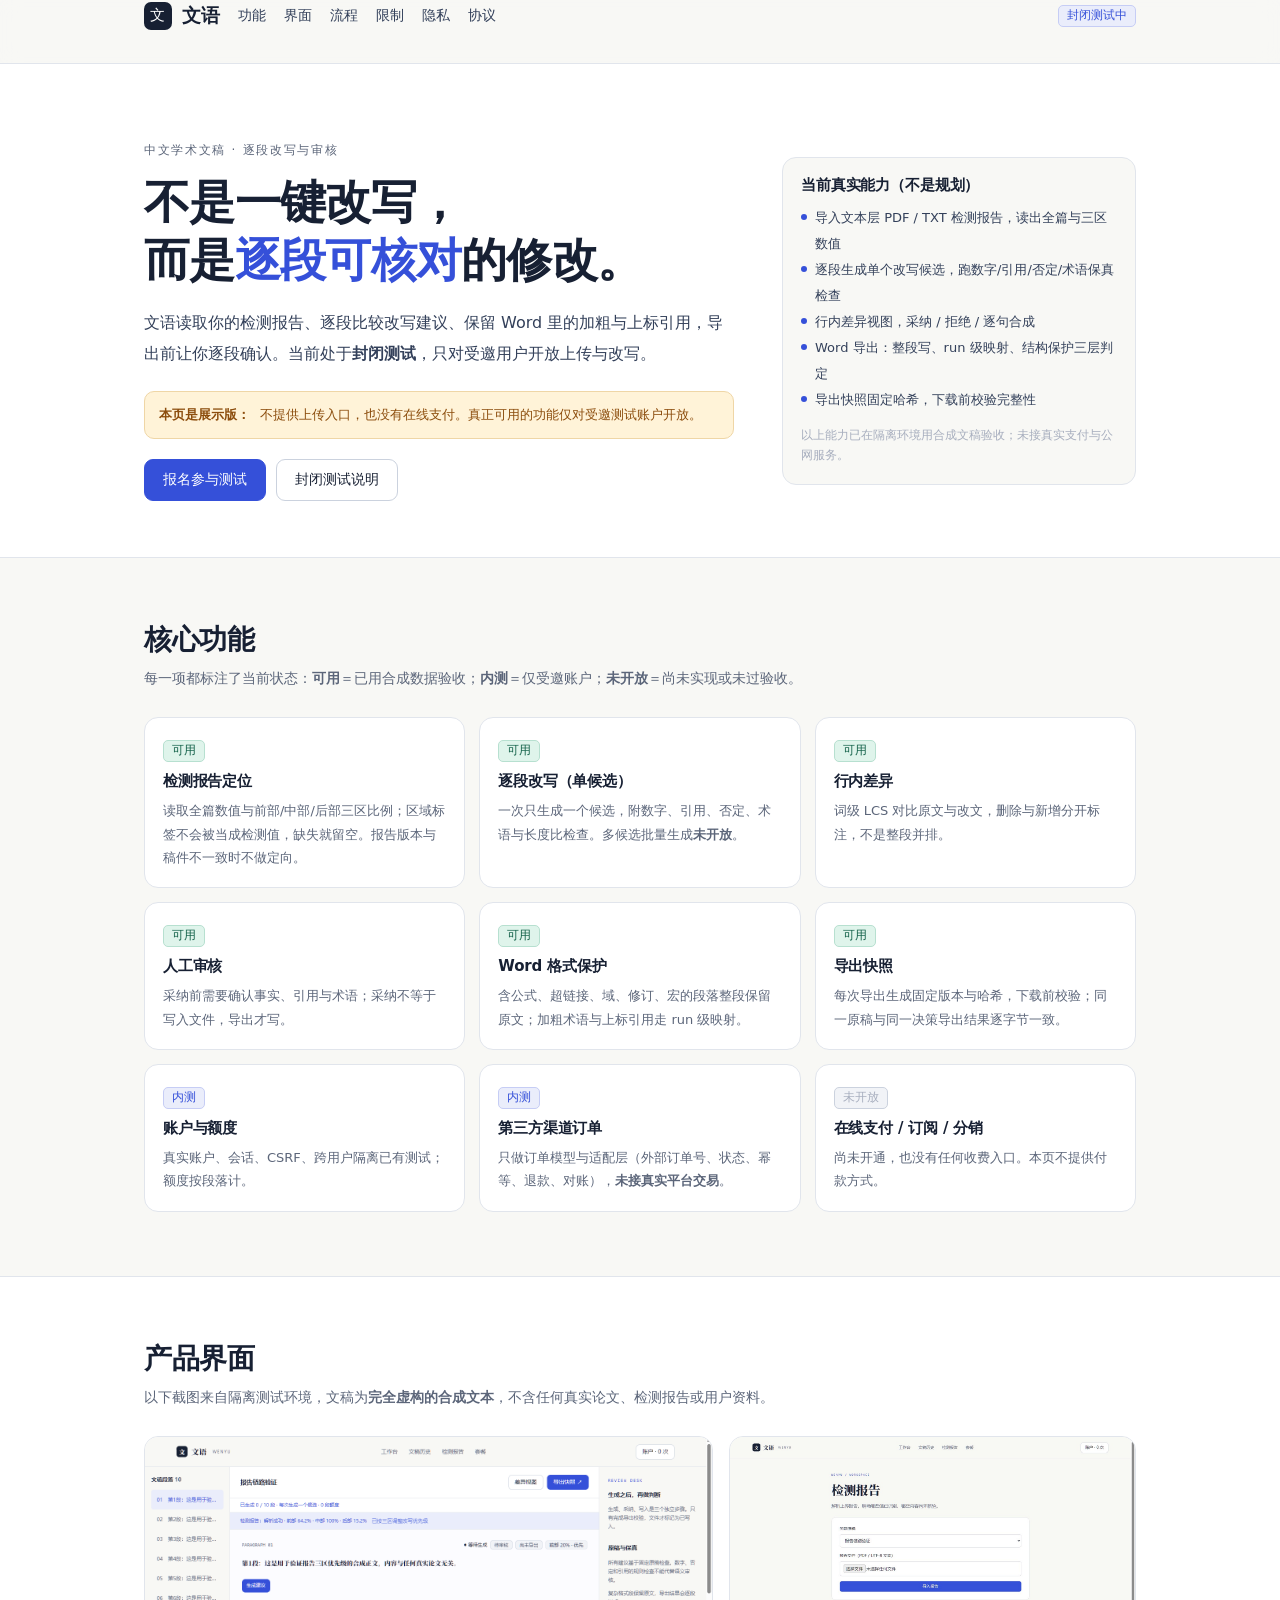
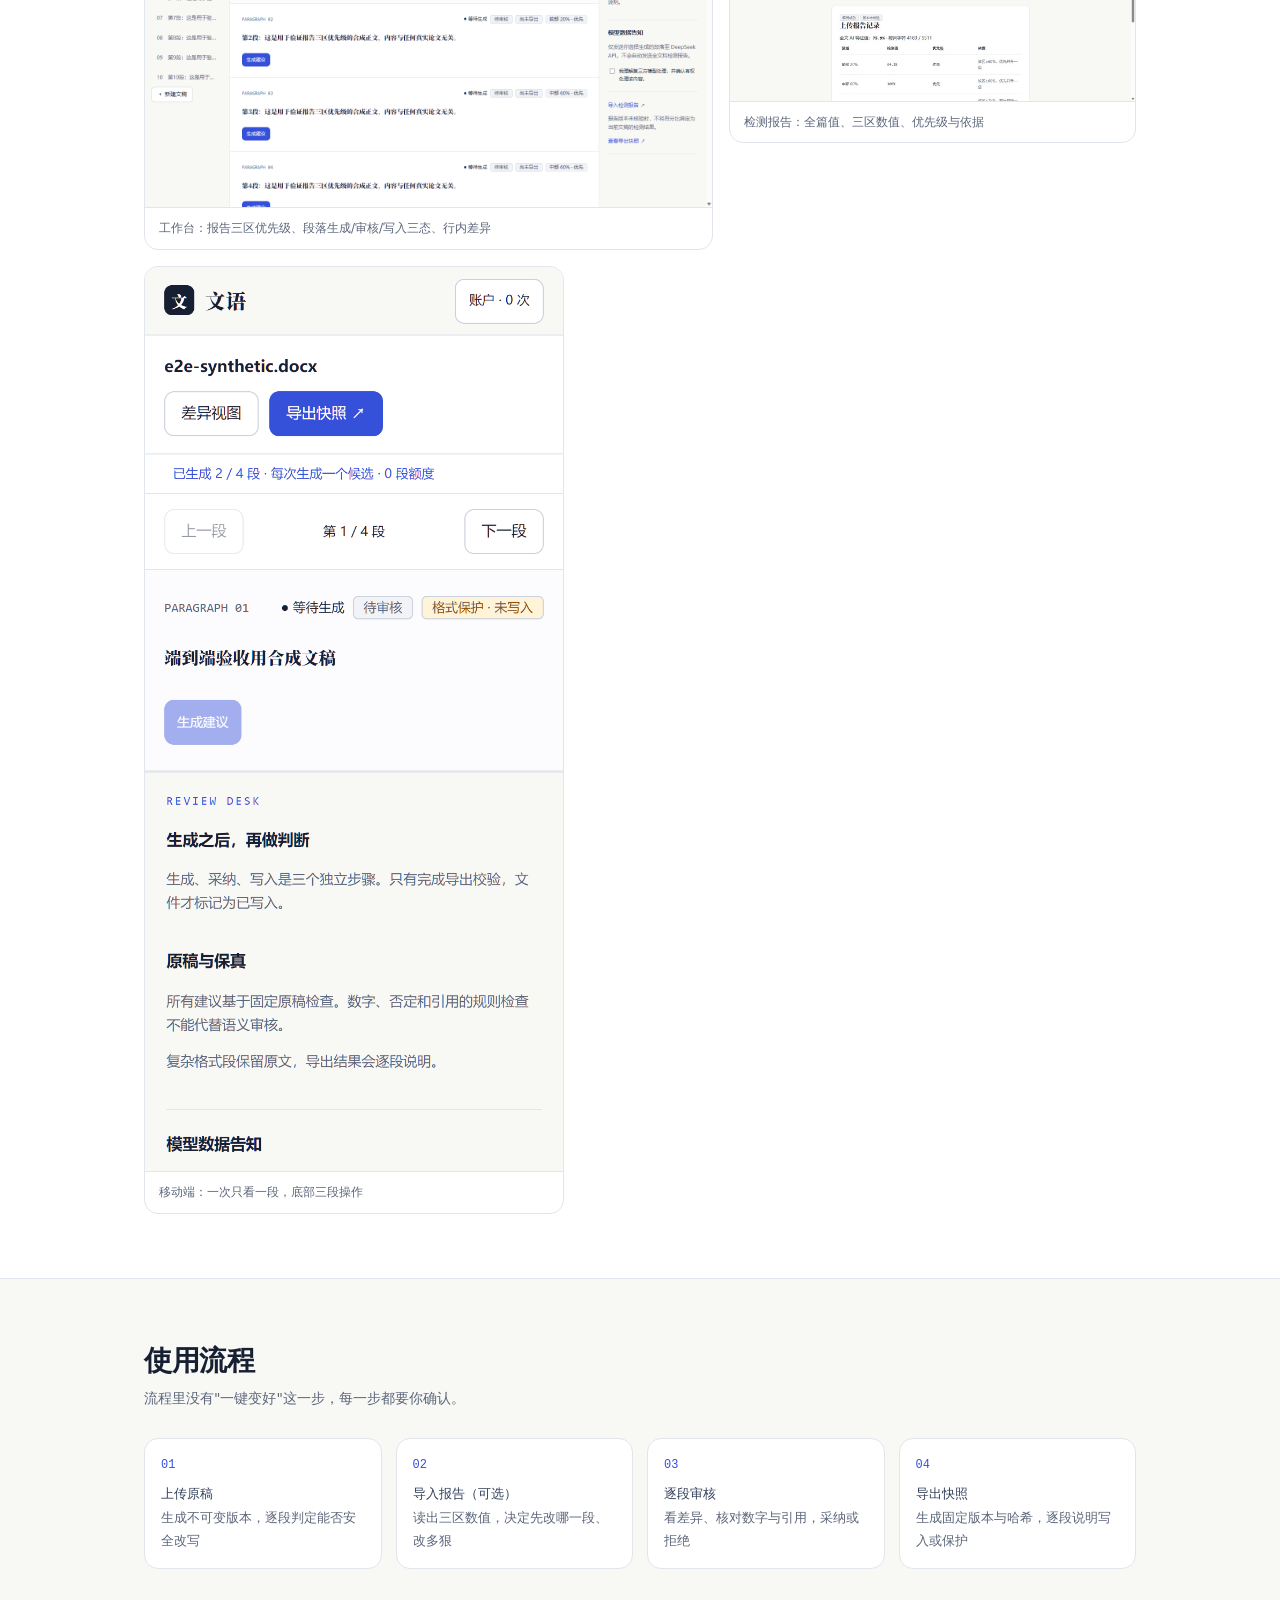
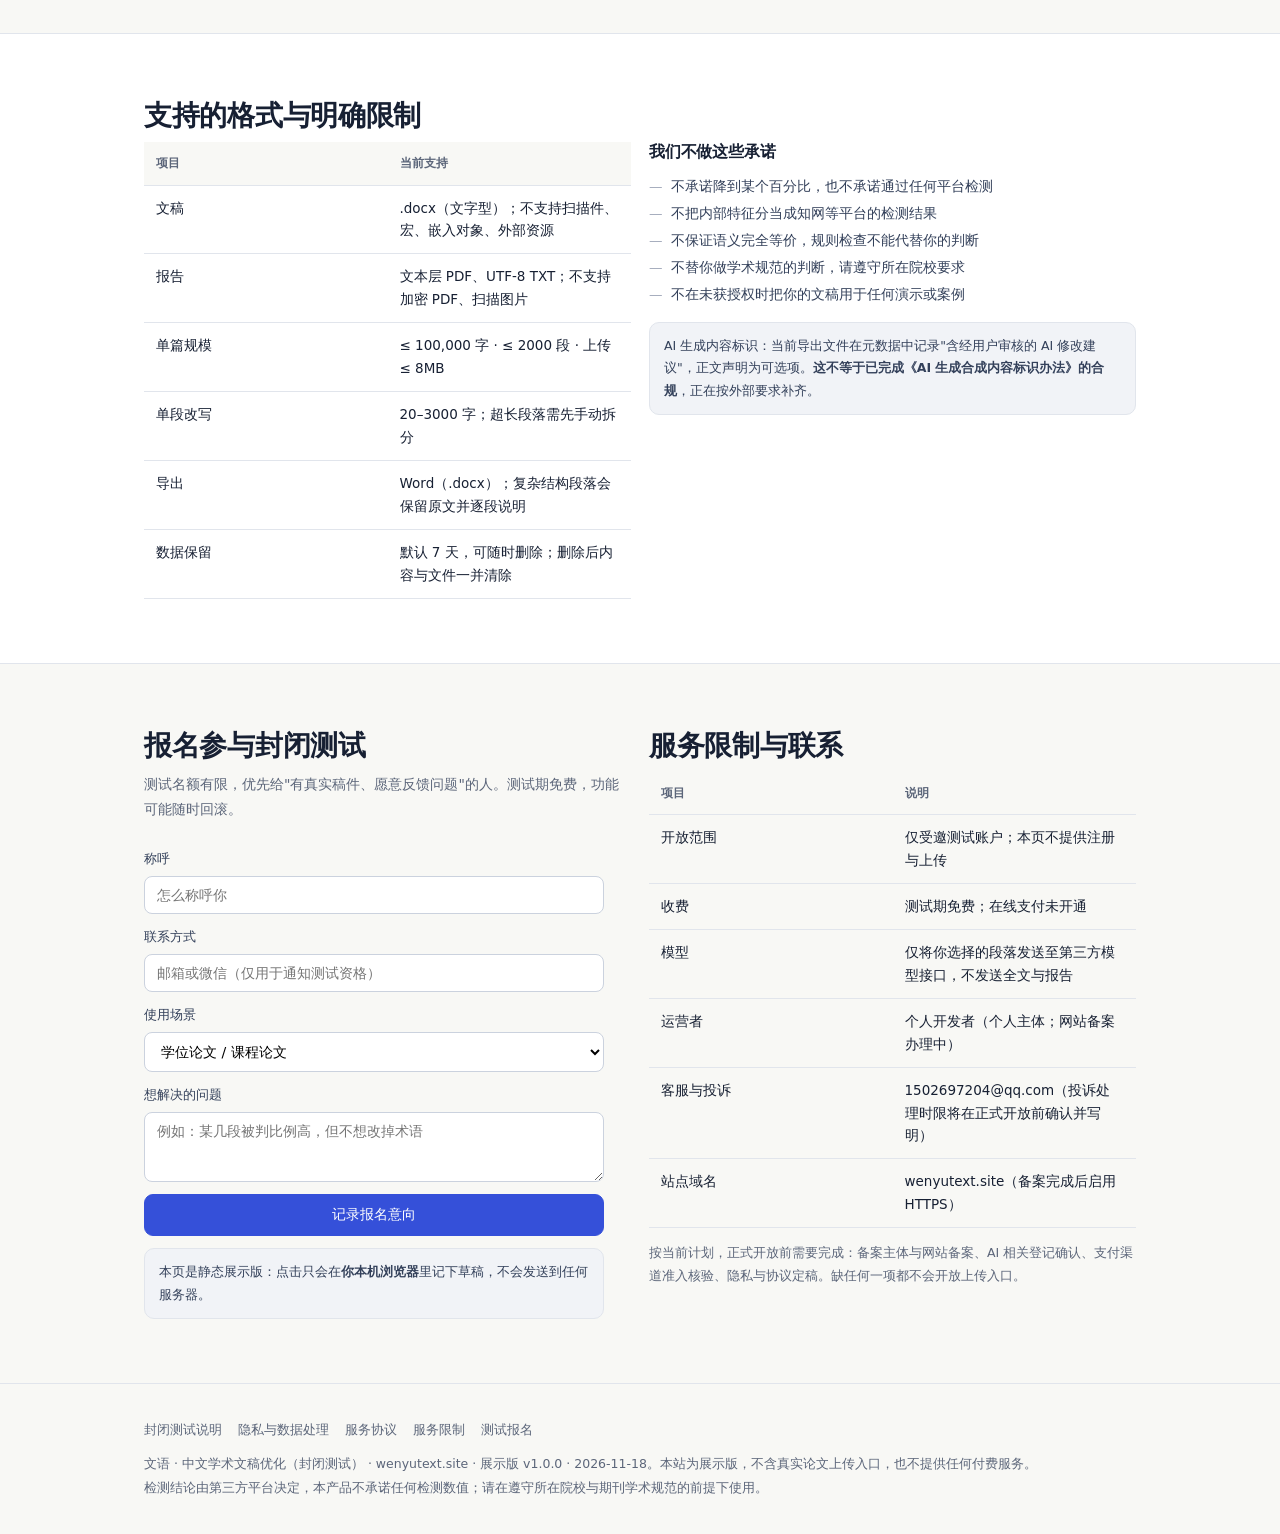
<file: index.html>
<!DOCTYPE html>
<html lang="zh-CN">
<head>
<meta charset="utf-8">
<meta name="viewport" content="width=device-width, initial-scale=1">
<title>文语 · 中文学术文稿优化（封闭测试）</title>
<meta name="description" content="文语是一款面向中文学术文稿的逐段改写工具：导入检测报告、逐段比较、人工审核、保留 Word 格式后导出。当前为封闭测试阶段。">
<meta name="robots" content="index,follow">
<link rel="stylesheet" href="assets/tokens.css">
<link rel="stylesheet" href="assets/index.css?v=6ce04a94">
<link rel="canonical" href="https://wenyutext.site/">
<meta property="og:type" content="website">
<meta property="og:title" content="文语 · 中文学术文稿逐段改写（封闭测试）">
<meta property="og:description" content="导入检测报告、逐段比较、人工审核、保留 Word 格式导出。当前为封闭测试，不提供上传与支付。">
<meta property="og:url" content="https://wenyutext.site/">
<meta property="og:image" content="https://wenyutext.site/assets/workspace.png">
<meta name="twitter:card" content="summary_large_image">
</head>
<body>

<header class="topbar">
  <div class="topbar-inner">
    <a class="brand" href="index.html"><span class="brand-mark">文</span>文语</a>
    <nav class="nav">
      <a href="#features">功能</a><a href="#shots">界面</a><a href="#flow">流程</a><a href="#limits">限制</a><a href="privacy.html">隐私</a><a href="terms.html">协议</a>
    </nav>
    <span style="flex:1"></span>
    <span class="tag beta" style="margin:0">封闭测试中</span>
  </div>
</header>

<section class="hero">
  <div class="wrap-narrow hero-grid">
    <div>
      <div class="kicker">中文学术文稿 · 逐段改写与审核</div>
      <h1 class="display">不是一键改写，<br>而是<em>逐段可核对</em>的修改。</h1>
      <p class="lead">文语读取你的检测报告、逐段比较改写建议、保留 Word 里的加粗与上标引用，导出前让你逐段确认。当前处于<strong>封闭测试</strong>，只对受邀用户开放上传与改写。</p>
      <div class="status-note">
        <strong>本页是展示版：</strong>不提供上传入口，也没有在线支付。真正可用的功能仅对受邀测试账户开放。
      </div>
      <div style="display:flex;gap:10px;flex-wrap:wrap;margin-top:20px">
        <a class="btn primary" href="#signup">报名参与测试</a>
        <a class="btn" href="closed-test.html">封闭测试说明</a>
      </div>
    </div>
    <aside class="hero-card">
      <h2>当前真实能力（不是规划）</h2>
      <ul>
        <li><span class="dot"></span><span>导入文本层 PDF / TXT 检测报告，读出全篇与三区数值</span></li>
        <li><span class="dot"></span><span>逐段生成单个改写候选，跑数字/引用/否定/术语保真检查</span></li>
        <li><span class="dot"></span><span>行内差异视图，采纳 / 拒绝 / 逐句合成</span></li>
        <li><span class="dot"></span><span>Word 导出：整段写、run 级映射、结构保护三层判定</span></li>
        <li><span class="dot"></span><span>导出快照固定哈希，下载前校验完整性</span></li>
      </ul>
      <p style="margin-top:12px;font-size:12px;color:var(--faint)">以上能力已在隔离环境用合成文稿验收；未接真实支付与公网服务。</p>
    </aside>
  </div>
</section>

<section class="band" id="features">
  <div class="wrap-narrow">
    <h2 class="sec">核心功能</h2>
    <p class="sub">每一项都标注了当前状态：<strong>可用</strong>＝已用合成数据验收；<strong>内测</strong>＝仅受邀账户；<strong>未开放</strong>＝尚未实现或未过验收。</p>
    <div class="grid3">
      <article class="card"><span class="tag ok">可用</span><h3>检测报告定位</h3><p>读取全篇数值与前部/中部/后部三区比例；区域标签不会被当成检测值，缺失就留空。报告版本与稿件不一致时不做定向。</p></article>
      <article class="card"><span class="tag ok">可用</span><h3>逐段改写（单候选）</h3><p>一次只生成一个候选，附数字、引用、否定、术语与长度比检查。多候选批量生成<strong>未开放</strong>。</p></article>
      <article class="card"><span class="tag ok">可用</span><h3>行内差异</h3><p>词级 LCS 对比原文与改文，删除与新增分开标注，不是整段并排。</p></article>
      <article class="card"><span class="tag ok">可用</span><h3>人工审核</h3><p>采纳前需要确认事实、引用与术语；采纳不等于写入文件，导出才写。</p></article>
      <article class="card"><span class="tag ok">可用</span><h3>Word 格式保护</h3><p>含公式、超链接、域、修订、宏的段落整段保留原文；加粗术语与上标引用走 run 级映射。</p></article>
      <article class="card"><span class="tag ok">可用</span><h3>导出快照</h3><p>每次导出生成固定版本与哈希，下载前校验；同一原稿与同一决策导出结果逐字节一致。</p></article>
      <article class="card"><span class="tag beta">内测</span><h3>账户与额度</h3><p>真实账户、会话、CSRF、跨用户隔离已有测试；额度按段落计。</p></article>
      <article class="card"><span class="tag beta">内测</span><h3>第三方渠道订单</h3><p>只做订单模型与适配层（外部订单号、状态、幂等、退款、对账），<strong>未接真实平台交易</strong>。</p></article>
      <article class="card"><span class="tag off">未开放</span><h3>在线支付 / 订阅 / 分销</h3><p>尚未开通，也没有任何收费入口。本页不提供付款方式。</p></article>
    </div>
  </div>
</section>

<section class="band soft" id="shots">
  <div class="wrap-narrow">
    <h2 class="sec">产品界面</h2>
    <p class="sub">以下截图来自隔离测试环境，文稿为<strong>完全虚构的合成文本</strong>，不含任何真实论文、检测报告或用户资料。</p>
    <div class="shots">
      <figure><img src="assets/workspace.png" alt="工作台：段落列表、报告条与落区徽标"><figcaption>工作台：报告三区优先级、段落生成/审核/写入三态、行内差异</figcaption></figure>
      <figure><img src="assets/report.png" alt="检测报告页：三区数值与优先级"><figcaption>检测报告：全篇值、三区数值、优先级与依据</figcaption></figure>
    </div>
    <div style="margin-top:16px;max-width:420px"><figure><img src="assets/mobile.png" alt="移动端单段专注界面"><figcaption>移动端：一次只看一段，底部三段操作</figcaption></figure></div>
  </div>
</section>

<section class="band" id="flow">
  <div class="wrap-narrow">
    <h2 class="sec">使用流程</h2>
    <p class="sub">流程里没有"一键变好"这一步，每一步都要你确认。</p>
    <ol class="flow">
      <li>上传原稿<br><span style="color:var(--muted)">生成不可变版本，逐段判定能否安全改写</span></li>
      <li>导入报告（可选）<br><span style="color:var(--muted)">读出三区数值，决定先改哪一段、改多狠</span></li>
      <li>逐段审核<br><span style="color:var(--muted)">看差异、核对数字与引用，采纳或拒绝</span></li>
      <li>导出快照<br><span style="color:var(--muted)">生成固定版本与哈希，逐段说明写入或保护</span></li>
    </ol>
  </div>
</section>

<section class="band soft" id="limits">
  <div class="wrap-narrow">
    <h2 class="sec">支持的格式与明确限制</h2>
    <div class="two">
      <div>
        <table class="spec">
          <tr><th>项目</th><th>当前支持</th></tr>
          <tr><td>文稿</td><td>.docx（文字型）；不支持扫描件、宏、嵌入对象、外部资源</td></tr>
          <tr><td>报告</td><td>文本层 PDF、UTF-8 TXT；不支持加密 PDF、扫描图片</td></tr>
          <tr><td>单篇规模</td><td>≤ 100,000 字 · ≤ 2000 段 · 上传 ≤ 8MB</td></tr>
          <tr><td>单段改写</td><td>20–3000 字；超长段落需先手动拆分</td></tr>
          <tr><td>导出</td><td>Word（.docx）；复杂结构段落会保留原文并逐段说明</td></tr>
          <tr><td>数据保留</td><td>默认 7 天，可随时删除；删除后内容与文件一并清除</td></tr>
        </table>
      </div>
      <div>
        <h3 style="font-size:16px;margin-bottom:10px">我们不做这些承诺</h3>
        <ul class="list-check">
          <li>不承诺降到某个百分比，也不承诺通过任何平台检测</li>
          <li>不把内部特征分当成知网等平台的检测结果</li>
          <li>不保证语义完全等价，规则检查不能代替你的判断</li>
          <li>不替你做学术规范的判断，请遵守所在院校要求</li>
          <li>不在未获授权时把你的文稿用于任何演示或案例</li>
        </ul>
        <div class="notice-inline" style="margin-top:14px">AI 生成内容标识：当前导出文件在元数据中记录"含经用户审核的 AI 修改建议"，正文声明为可选项。<strong>这不等于已完成《AI 生成合成内容标识办法》的合规</strong>，正在按外部要求补齐。</div>
      </div>
    </div>
  </div>
</section>

<section class="band" id="signup">
  <div class="wrap-narrow two">
    <div>
      <h2 class="sec">报名参与封闭测试</h2>
      <p class="sub">测试名额有限，优先给"有真实稿件、愿意反馈问题"的人。测试期免费，功能可能随时回滚。</p>
      <form class="signup" id="signup-form" novalidate>
        <label>称呼<input name="name" maxlength="40" placeholder="怎么称呼你" required></label>
        <label>联系方式<input name="contact" maxlength="120" placeholder="邮箱或微信（仅用于通知测试资格）" required></label>
        <label>使用场景
          <select name="scene">
            <option value="thesis">学位论文 / 课程论文</option>
            <option value="journal">期刊投稿</option>
            <option value="other">其他中文学术写作</option>
          </select>
        </label>
        <label>想解决的问题<textarea name="note" rows="3" maxlength="400" placeholder="例如：某几段被判比例高，但不想改掉术语"></textarea></label>
        <button class="btn primary" type="submit">记录报名意向</button>
        <p class="notice-inline" id="signup-note">本页是静态展示版：点击只会在<strong>你本机浏览器</strong>里记下草稿，不会发送到任何服务器。</p>
      </form>
    </div>
    <div>
      <h2 class="sec">服务限制与联系</h2>
      <table class="spec">
        <tr><th>项目</th><th>说明</th></tr>
        <tr><td>开放范围</td><td>仅受邀测试账户；本页不提供注册与上传</td></tr>
        <tr><td>收费</td><td>测试期免费；在线支付未开通</td></tr>
        <tr><td>模型</td><td>仅将你选择的段落发送至第三方模型接口，不发送全文与报告</td></tr>
        <tr><td>运营者</td><td>个人开发者（个人主体；网站备案办理中）</td></tr>
        <tr><td>客服与投诉</td><td>1502697204@qq.com（投诉处理时限将在正式开放前确认并写明）</td></tr>
        <tr><td>站点域名</td><td>wenyutext.site（备案完成后启用 HTTPS）</td></tr>
      </table>
      <p class="sub" style="margin-top:14px;font-size:12.5px">按当前计划，正式开放前需要完成：备案主体与网站备案、AI 相关登记确认、支付渠道准入核验、隐私与协议定稿。缺任何一项都不会开放上传入口。</p>
    </div>
  </div>
</section>

<footer class="foot">
  <div class="wrap-narrow">
    <div style="display:flex;gap:16px;flex-wrap:wrap;margin-bottom:10px">
      <a href="closed-test.html">封闭测试说明</a><a href="privacy.html">隐私与数据处理</a><a href="terms.html">服务协议</a><a href="#limits">服务限制</a><a href="#signup">测试报名</a>
    </div>
    <p>文语 · 中文学术文稿优化（封闭测试） · wenyutext.site · 展示版 v1.0.0 · 2026-11-18。本站为展示版，不含真实论文上传入口，也不提供任何付费服务。</p>
    <p>检测结论由第三方平台决定，本产品不承诺任何检测数值；请在遵守所在院校与期刊学术规范的前提下使用。</p>
  </div>
</footer>

<script src="assets/index.js?v=cb733c94" defer></script>
</body>
</html>
</file>
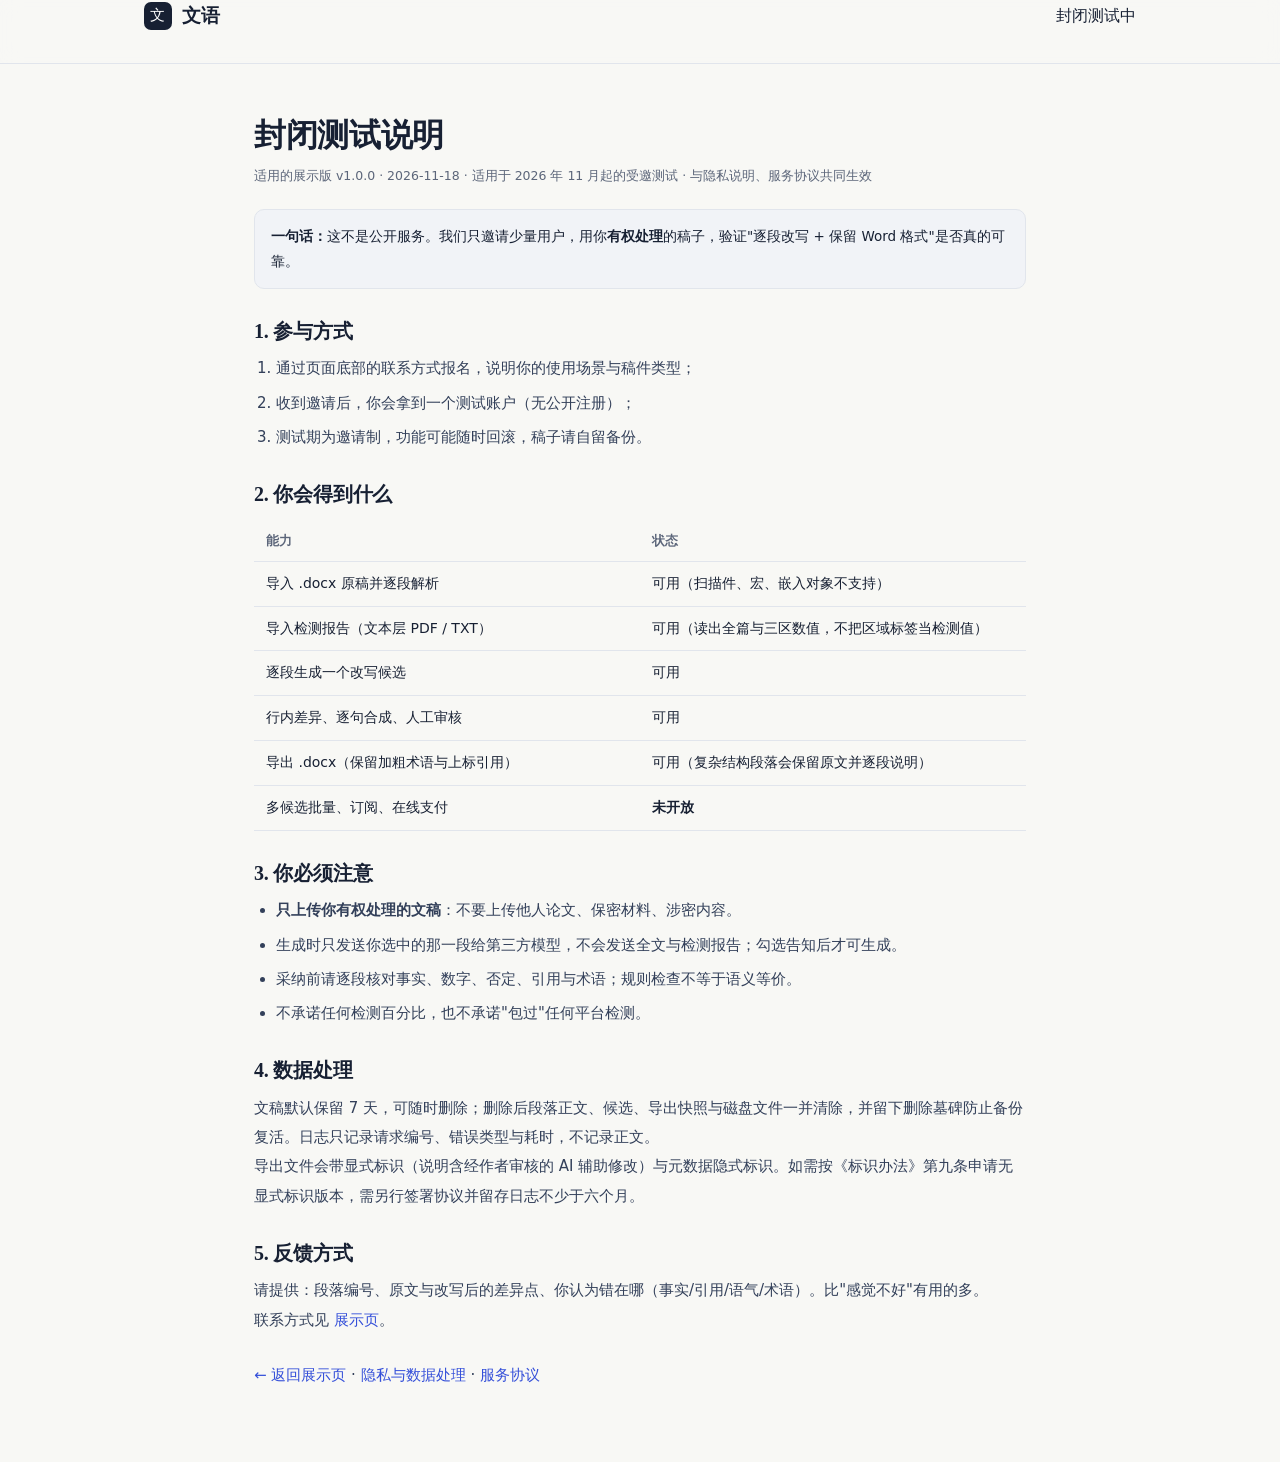
<file: closed-test.html>
<!DOCTYPE html>
<html lang="zh-CN"><head><meta charset="utf-8"><meta name="viewport" content="width=device-width,initial-scale=1">
<title>封闭测试说明 · 文语</title>
<meta name="description" content="文语封闭测试阶段：参与方式、你能得到什么、你必须注意什么、数据怎么处理。">
<link rel="stylesheet" href="assets/tokens.css">
<link rel="stylesheet" href="assets/closed-test.css?v=761f6c5e"></head><body>
<header class="topbar"><div class="wrap-narrow" style="display:flex;align-items:center;gap:16px;max-width:1040px;margin:0 auto;padding:0 24px;box-sizing:border-box">
<a class="brand" href="index.html"><span class="brand-mark">文</span>文语</a><span style="flex:1"></span>
<span class="tag beta" style="margin:0">封闭测试中</span></div></header>
<main class="doc">
<h1>封闭测试说明</h1>
<p class="meta">适用的展示版 v1.0.0 · 2026-11-18 · 适用于 2026 年 11 月起的受邀测试 · 与隐私说明、服务协议共同生效</p>
<div class="box"><strong>一句话：</strong>这不是公开服务。我们只邀请少量用户，用你<strong>有权处理</strong>的稿子，验证"逐段改写 + 保留 Word 格式"是否真的可靠。</div>
<h2>1. 参与方式</h2>
<ol><li>通过页面底部的联系方式报名，说明你的使用场景与稿件类型；</li>
<li>收到邀请后，你会拿到一个测试账户（无公开注册）；</li>
<li>测试期为邀请制，功能可能随时回滚，稿子请自留备份。</li></ol>
<h2>2. 你会得到什么</h2>
<table>
<tr><th>能力</th><th>状态</th></tr>
<tr><td>导入 .docx 原稿并逐段解析</td><td>可用（扫描件、宏、嵌入对象不支持）</td></tr>
<tr><td>导入检测报告（文本层 PDF / TXT）</td><td>可用（读出全篇与三区数值，不把区域标签当检测值）</td></tr>
<tr><td>逐段生成一个改写候选</td><td>可用</td></tr>
<tr><td>行内差异、逐句合成、人工审核</td><td>可用</td></tr>
<tr><td>导出 .docx（保留加粗术语与上标引用）</td><td>可用（复杂结构段落会保留原文并逐段说明）</td></tr>
<tr><td>多候选批量、订阅、在线支付</td><td><strong>未开放</strong></td></tr>
</table>
<h2>3. 你必须注意</h2>
<ul>
<li><strong>只上传你有权处理的文稿</strong>：不要上传他人论文、保密材料、涉密内容。</li>
<li>生成时只发送你选中的那一段给第三方模型，不会发送全文与检测报告；勾选告知后才可生成。</li>
<li>采纳前请逐段核对事实、数字、否定、引用与术语；规则检查不等于语义等价。</li>
<li>不承诺任何检测百分比，也不承诺"包过"任何平台检测。</li>
</ul>
<h2>4. 数据处理</h2>
<p>文稿默认保留 7 天，可随时删除；删除后段落正文、候选、导出快照与磁盘文件一并清除，并留下删除墓碑防止备份复活。日志只记录请求编号、错误类型与耗时，不记录正文。</p>
<p>导出文件会带显式标识（说明含经作者审核的 AI 辅助修改）与元数据隐式标识。如需按《标识办法》第九条申请无显式标识版本，需另行签署协议并留存日志不少于六个月。</p>
<h2>5. 反馈方式</h2>
<p>请提供：段落编号、原文与改写后的差异点、你认为错在哪（事实/引用/语气/术语）。比"感觉不好"有用的多。</p>
<p>联系方式见 <a href="index.html#signup">展示页</a>。</p>
<p style="margin-top:26px"><a href="index.html">← 返回展示页</a> · <a href="privacy.html">隐私与数据处理</a> · <a href="terms.html">服务协议</a></p>
</main></body></html>
</file>
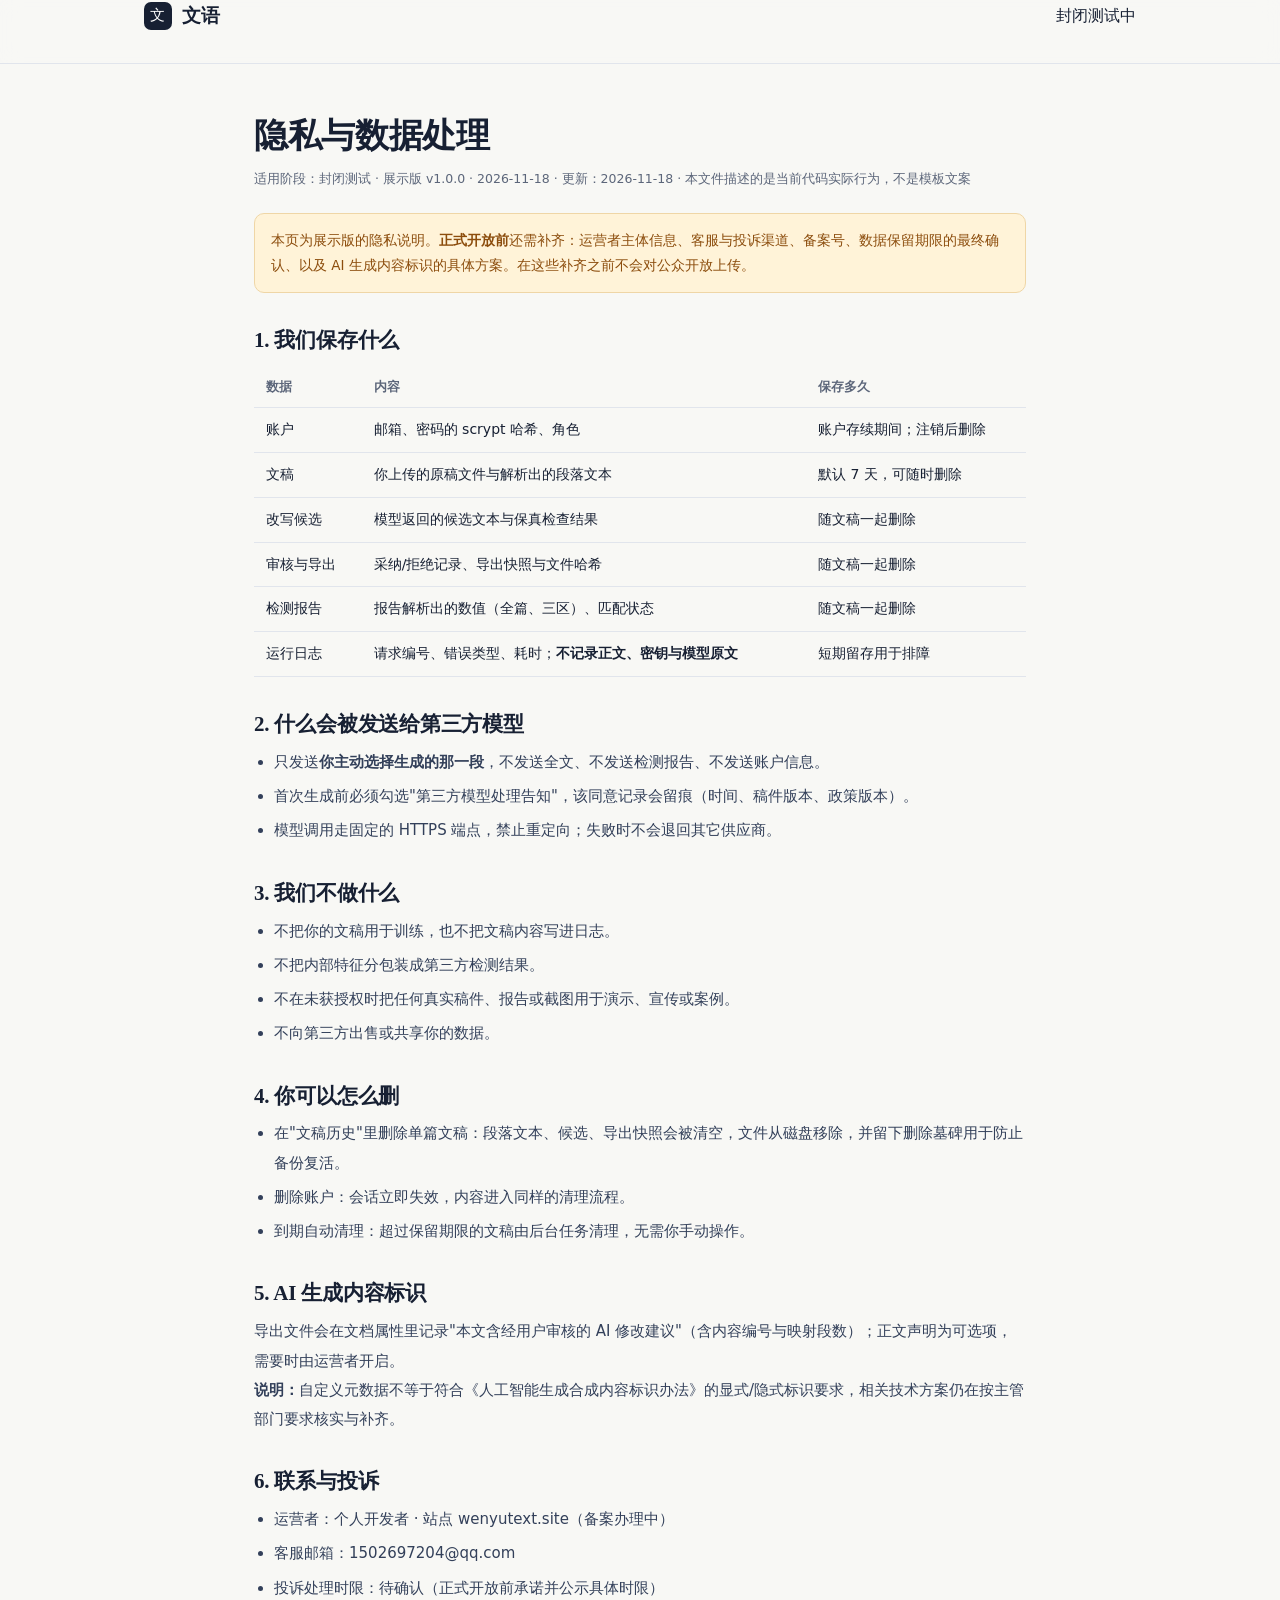
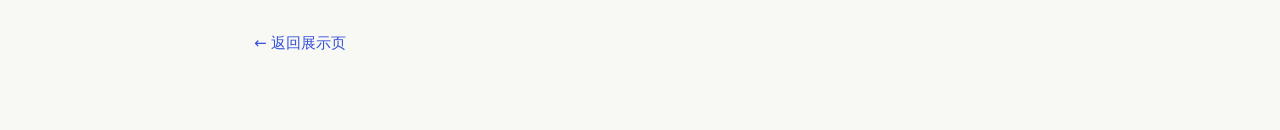
<file: privacy.html>
<!DOCTYPE html>
<html lang="zh-CN">
<head>
<meta charset="utf-8">
<meta name="viewport" content="width=device-width, initial-scale=1">
<title>隐私与数据处理 · 文语（封闭测试）</title>
<meta name="description" content="文语封闭测试阶段的数据处理说明：保存什么、发给谁、保留多久、怎么删除。">
<link rel="stylesheet" href="assets/tokens.css">
<link rel="stylesheet" href="assets/privacy.css?v=75c318ea">
</head>
<body>
<header class="topbar"><div style="max-width:1040px;margin:0 auto;padding:0 24px;display:flex;align-items:center;gap:16px">
  <a class="brand" href="index.html"><span class="brand-mark">文</span>文语</a>
  <span style="flex:1"></span><span class="tag beta" style="margin:0">封闭测试中</span>
</div></header>

<main class="doc">
  <h1>隐私与数据处理</h1>
  <p class="meta">适用阶段：封闭测试 · 展示版 v1.0.0 · 2026-11-18 · 更新：2026-11-18 · 本文件描述的是当前代码实际行为，不是模板文案</p>

  <div class="notice">本页为展示版的隐私说明。<strong>正式开放前</strong>还需补齐：运营者主体信息、客服与投诉渠道、备案号、数据保留期限的最终确认、以及 AI 生成内容标识的具体方案。在这些补齐之前不会对公众开放上传。</div>

  <h2>1. 我们保存什么</h2>
  <table>
    <tr><th>数据</th><th>内容</th><th>保存多久</th></tr>
    <tr><td>账户</td><td>邮箱、密码的 scrypt 哈希、角色</td><td>账户存续期间；注销后删除</td></tr>
    <tr><td>文稿</td><td>你上传的原稿文件与解析出的段落文本</td><td>默认 7 天，可随时删除</td></tr>
    <tr><td>改写候选</td><td>模型返回的候选文本与保真检查结果</td><td>随文稿一起删除</td></tr>
    <tr><td>审核与导出</td><td>采纳/拒绝记录、导出快照与文件哈希</td><td>随文稿一起删除</td></tr>
    <tr><td>检测报告</td><td>报告解析出的数值（全篇、三区）、匹配状态</td><td>随文稿一起删除</td></tr>
    <tr><td>运行日志</td><td>请求编号、错误类型、耗时；<strong>不记录正文、密钥与模型原文</strong></td><td>短期留存用于排障</td></tr>
  </table>

  <h2>2. 什么会被发送给第三方模型</h2>
  <ul>
    <li>只发送<strong>你主动选择生成的那一段</strong>，不发送全文、不发送检测报告、不发送账户信息。</li>
    <li>首次生成前必须勾选"第三方模型处理告知"，该同意记录会留痕（时间、稿件版本、政策版本）。</li>
    <li>模型调用走固定的 HTTPS 端点，禁止重定向；失败时不会退回其它供应商。</li>
  </ul>

  <h2>3. 我们不做什么</h2>
  <ul>
    <li>不把你的文稿用于训练，也不把文稿内容写进日志。</li>
    <li>不把内部特征分包装成第三方检测结果。</li>
    <li>不在未获授权时把任何真实稿件、报告或截图用于演示、宣传或案例。</li>
    <li>不向第三方出售或共享你的数据。</li>
  </ul>

  <h2>4. 你可以怎么删</h2>
  <ul>
    <li>在"文稿历史"里删除单篇文稿：段落文本、候选、导出快照会被清空，文件从磁盘移除，并留下删除墓碑用于防止备份复活。</li>
    <li>删除账户：会话立即失效，内容进入同样的清理流程。</li>
    <li>到期自动清理：超过保留期限的文稿由后台任务清理，无需你手动操作。</li>
  </ul>

  <h2>5. AI 生成内容标识</h2>
  <p>导出文件会在文档属性里记录"本文含经用户审核的 AI 修改建议"（含内容编号与映射段数）；正文声明为可选项，需要时由运营者开启。</p>
  <p><strong>说明：</strong>自定义元数据不等于符合《人工智能生成合成内容标识办法》的显式/隐式标识要求，相关技术方案仍在按主管部门要求核实与补齐。</p>

  <h2>6. 联系与投诉</h2>
  <ul>
    <li>运营者：个人开发者 · 站点 wenyutext.site（备案办理中）</li>
    <li>客服邮箱：1502697204@qq.com</li>
    <li>投诉处理时限：待确认（正式开放前承诺并公示具体时限）</li>
  </ul>

  <p style="margin-top:26px"><a href="index.html">← 返回展示页</a></p>
</main>
</body>
</html>
</file>
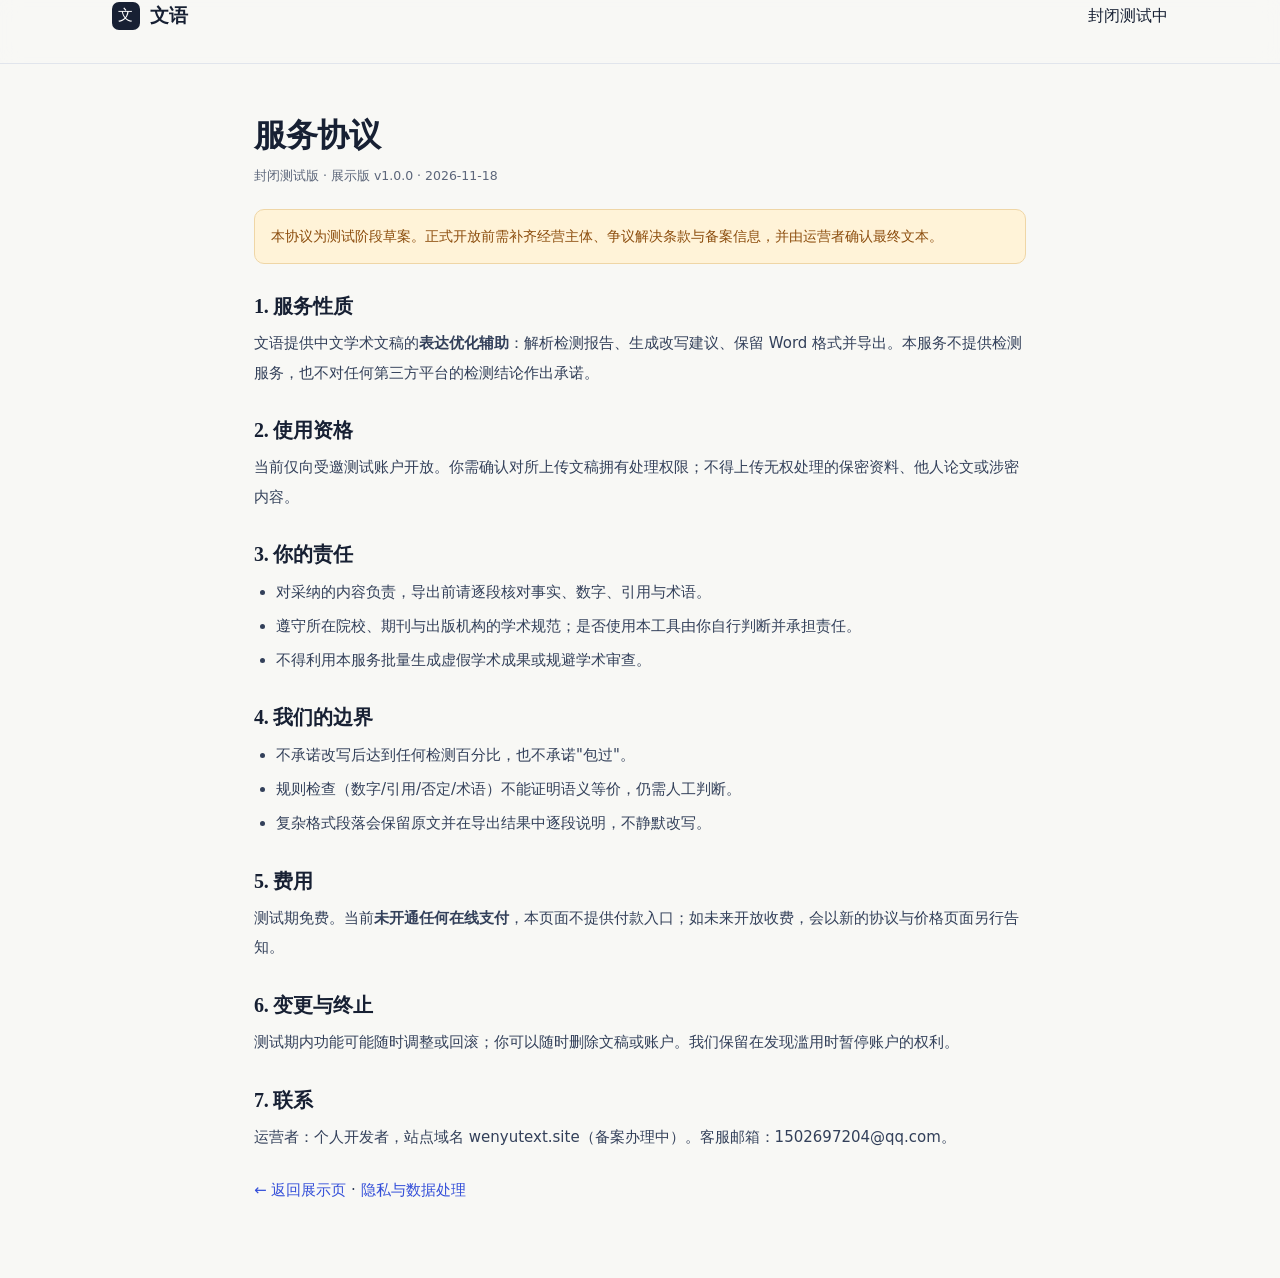
<file: terms.html>
<!DOCTYPE html>
<html lang="zh-CN"><head><meta charset="utf-8"><meta name="viewport" content="width=device-width,initial-scale=1">
<title>服务协议 · 文语（封闭测试）</title><link rel="stylesheet" href="assets/tokens.css">
<link rel="stylesheet" href="assets/terms.css?v=b49d37ac">
</head><body>
<header class="topbar"><div class="wrap-narrow" style="display:flex;align-items:center;gap:16px"><a class="brand" href="index.html"><span class="brand-mark">文</span>文语</a><span style="flex:1"></span><span class="tag beta" style="margin:0">封闭测试中</span></div></header>
<main class="doc">
<h1>服务协议</h1>
<p class="meta">封闭测试版 · 展示版 v1.0.0 · 2026-11-18</p>
<div class="notice">本协议为测试阶段草案。正式开放前需补齐经营主体、争议解决条款与备案信息，并由运营者确认最终文本。</div>
<h2>1. 服务性质</h2>
<p>文语提供中文学术文稿的<strong>表达优化辅助</strong>：解析检测报告、生成改写建议、保留 Word 格式并导出。本服务不提供检测服务，也不对任何第三方平台的检测结论作出承诺。</p>
<h2>2. 使用资格</h2>
<p>当前仅向受邀测试账户开放。你需确认对所上传文稿拥有处理权限；不得上传无权处理的保密资料、他人论文或涉密内容。</p>
<h2>3. 你的责任</h2>
<ul><li>对采纳的内容负责，导出前请逐段核对事实、数字、引用与术语。</li>
<li>遵守所在院校、期刊与出版机构的学术规范；是否使用本工具由你自行判断并承担责任。</li>
<li>不得利用本服务批量生成虚假学术成果或规避学术审查。</li></ul>
<h2>4. 我们的边界</h2>
<ul><li>不承诺改写后达到任何检测百分比，也不承诺"包过"。</li>
<li>规则检查（数字/引用/否定/术语）不能证明语义等价，仍需人工判断。</li>
<li>复杂格式段落会保留原文并在导出结果中逐段说明，不静默改写。</li></ul>
<h2>5. 费用</h2>
<p>测试期免费。当前<strong>未开通任何在线支付</strong>，本页面不提供付款入口；如未来开放收费，会以新的协议与价格页面另行告知。</p>
<h2>6. 变更与终止</h2>
<p>测试期内功能可能随时调整或回滚；你可以随时删除文稿或账户。我们保留在发现滥用时暂停账户的权利。</p>
<h2>7. 联系</h2>
<p>运营者：个人开发者，站点域名 wenyutext.site（备案办理中）。客服邮箱：1502697204@qq.com。</p>
<p style="margin-top:24px"><a href="index.html">← 返回展示页</a> · <a href="privacy.html">隐私与数据处理</a></p>
</main></body></html>
</file>
<file: assets/tokens.css>
/* ==========================================================================
   文语 V5.3 · Ink & Ivory 设计系统
   Editorial SaaS × Modern Software × Academic Precision
   8px 栅格；衬线只用于品牌与展示级标题；界面用无衬线；颜色不单独表达状态
   ========================================================================== */

:root {
  /* 表面 */
  --background: #F8F8F5;
  --surface: #FFFFFF;
  --surface-soft: #F1F3F7;
  --surface-sunken: #EDEFF4;

  /* 文字 */
  --ink: #172033;
  --ink-2: #33405A;
  --muted: #5C667A;
  --muted-2: #7C8699;
  --faint: #A7AEBE;
  --on-primary: #FFFFFF;

  /* 品牌 */
  --primary: #3550D9;
  --primary-hover: #3448B8;
  --primary-press: #2B3C9C;
  --primary-soft: #EAEDFB;
  --primary-border: #C6CDF5;
  --lavender: #EDEBFF;

  /* 语义（背景 + 文字成对出现） */
  --mint: #DFF4EB;
  --mint-text: #14624A;
  --mint-border: #B7E0D0;
  --warning-bg: #FFF3D8;
  --warning-text: #8C4D0D;
  --warning-border: #EFD6A6;
  --error-bg: #FCECEC;
  --error-text: #A52828;
  --error-border: #EFC2C2;

  /* 线 */
  --border: #E1E5EC;
  --border-strong: #CBD2DE;

  /* 几何 */
  --r-xs: 4px;
  --r-sm: 6px;
  --r-btn: 9px;
  --r: 10px;
  --r-card: 14px;
  --r-lg: 18px;
  --r-pill: 999px;

  /* 阴影：只给浮层与主卡片 */
  --shadow-1: 0 1px 2px rgba(23, 32, 51, .05);
  --shadow-2: 0 2px 8px rgba(23, 32, 51, .06), 0 1px 2px rgba(23, 32, 51, .04);
  --shadow-3: 0 12px 32px rgba(23, 32, 51, .12), 0 2px 8px rgba(23, 32, 51, .06);
  --shadow-4: 0 24px 64px rgba(23, 32, 51, .18);

  /* 字体 */
  --serif: "Source Han Serif SC", "Noto Serif SC", "Songti SC", STSong, SimSun, "Times New Roman", serif;
  --sans: "Inter", system-ui, -apple-system, "Segoe UI", "PingFang SC", "Noto Sans SC", "Microsoft YaHei", sans-serif;
  --mono: ui-monospace, SFMono-Regular, "SF Mono", Menlo, Consolas, "Liberation Mono", monospace;

  /* 长度 */
  --max: 1280px;
  --max-narrow: 1120px;
  --gutter: 32px;
  --header-h: 64px;
  --ease: cubic-bezier(.2, .7, .3, 1);
}

* { box-sizing: border-box; }
html { -webkit-text-size-adjust: 100%; }
body {
  margin: 0;
  background: var(--background);
  color: var(--ink);
  font: 15.5px/1.7 var(--sans);
  -webkit-font-smoothing: antialiased;
  text-rendering: optimizeLegibility;
}
h1, h2, h3, h4 { margin: 0; font-weight: 600; line-height: 1.28; letter-spacing: -.012em; }
h1, h2 { font-family: var(--serif); font-weight: 600; letter-spacing: -.01em; }
h1 { font-size: 44px; line-height: 1.2; }
h2 { font-size: 28px; }
h3 { font-size: 18px; }
h4 { font-size: 15px; }
p { margin: 0; }
a { color: var(--primary); text-decoration: none; }
a:hover { text-decoration: underline; }
ul, ol { margin: 0; padding: 0; list-style: none; }
button { font: inherit; color: inherit; }
img { max-width: 100%; display: block; }
:focus-visible { outline: 2px solid var(--primary); outline-offset: 2px; border-radius: var(--r-xs); }
::selection { background: var(--lavender); }

.mono { font-family: var(--mono); font-variant-numeric: tabular-nums; }
.serif { font-family: var(--serif); }
.muted { color: var(--muted); }
.faint { color: var(--muted-2); }
.small { font-size: 13px; }
.tiny { font-size: 12px; }
.mini { font-size: 11px; }
.strong { font-weight: 600; color: var(--ink); }
.sr-only { position: absolute; width: 1px; height: 1px; margin: -1px; padding: 0; overflow: hidden; clip: rect(0 0 0 0); white-space: nowrap; border: 0; }

/* ---------- 布局 ---------- */
.wrap { max-width: var(--max); margin: 0 auto; padding: 0 var(--gutter); }
.wrap-narrow { max-width: var(--max-narrow); margin: 0 auto; padding: 0 var(--gutter); }
.row { display: flex; align-items: center; }
.between { display: flex; align-items: center; justify-content: space-between; }
.col { display: flex; flex-direction: column; }
.g4 { gap: 4px; } .g8 { gap: 8px; } .g12 { gap: 12px; } .g16 { gap: 16px; }
.g24 { gap: 24px; } .g32 { gap: 32px; }
.grow { flex: 1; min-width: 0; }
.hr { height: 1px; background: var(--border); border: 0; margin: 0; }

/* ---------- 顶栏 ---------- */
.topbar {
  position: sticky; top: 0; z-index: 40; height: var(--header-h);
  background: rgba(248, 248, 245, .88);
  backdrop-filter: saturate(140%) blur(10px);
  border-bottom: 1px solid var(--border);
}
.topbar .wrap { height: 100%; display: flex; align-items: center; gap: 28px; }
.brand { display: flex; align-items: center; gap: 10px; color: var(--ink); font-family: var(--serif); font-size: 19px; font-weight: 600; letter-spacing: .01em; }
.brand:hover { text-decoration: none; }
.brand-mark {
  width: 28px; height: 28px; border-radius: 7px; background: var(--ink); color: #fff;
  display: grid; place-items: center; font-family: var(--serif); font-size: 15px; font-weight: 500;
}
.nav { display: flex; align-items: center; gap: 24px; }
.nav a { color: var(--ink-2); font-size: 14px; }
.nav a:hover { color: var(--ink); text-decoration: none; }
.nav a[aria-current="page"] { color: var(--ink); font-weight: 500; }
.nav a[aria-current="page"]::after {
  content: ""; display: block; height: 2px; margin-top: 6px; border-radius: 2px; background: var(--primary);
}

/* ---------- 按钮 ---------- */
.btn {
  display: inline-flex; align-items: center; justify-content: center; gap: 8px;
  height: 38px; padding: 0 15px;
  border: 1px solid var(--border-strong); border-radius: var(--r-btn);
  background: var(--surface); color: var(--ink);
  font-size: 14px; font-weight: 500; white-space: nowrap; cursor: pointer;
  transition: background .14s var(--ease), border-color .14s var(--ease), color .14s var(--ease), box-shadow .14s var(--ease);
}
.btn:hover { background: var(--surface-soft); }
.btn:active { background: var(--surface-sunken); }
.btn[disabled], .btn[aria-disabled="true"] { opacity: .45; cursor: not-allowed; }
.btn-primary { background: var(--primary); border-color: var(--primary); color: var(--on-primary); box-shadow: var(--shadow-1); }
.btn-primary:hover { background: var(--primary-hover); border-color: var(--primary-hover); }
.btn-primary:active { background: var(--primary-press); }
.btn-ghost { border-color: transparent; background: transparent; color: var(--ink-2); }
.btn-ghost:hover { background: var(--surface-soft); color: var(--ink); }
.btn-quiet { border-color: var(--border); background: var(--surface); color: var(--ink-2); }
.btn-danger { border-color: var(--error-border); color: var(--error-text); background: var(--surface); }
.btn-danger:hover { background: var(--error-bg); }
.btn-sm { height: 32px; padding: 0 11px; font-size: 13px; border-radius: var(--r-sm); }
.btn-lg { height: 46px; padding: 0 22px; font-size: 15px; }
.btn-icon { width: 34px; height: 34px; padding: 0; }
.btn-block { width: 100%; }

/* ---------- 表单 ---------- */
.label { font-size: 12.5px; font-weight: 600; color: var(--ink-2); letter-spacing: .01em; }
.hint { font-size: 12.5px; color: var(--muted); line-height: 1.65; }
.input, .textarea, .select {
  width: 100%; padding: 9px 12px; border: 1px solid var(--border-strong); border-radius: var(--r-btn);
  background: var(--surface); color: var(--ink); font: inherit; font-size: 14.5px;
}
.textarea { resize: vertical; line-height: 1.8; }
.input:focus, .textarea:focus, .select:focus { outline: none; border-color: var(--primary); box-shadow: 0 0 0 3px var(--primary-soft); }

/* 分段控件 */
.seg { display: inline-flex; padding: 3px; gap: 2px; background: var(--surface-soft); border: 1px solid var(--border); border-radius: var(--r-btn); }
.seg button {
  height: 30px; padding: 0 12px; border: 0; border-radius: var(--r-sm); background: transparent;
  color: var(--ink-2); font-size: 13px; cursor: pointer; transition: background .14s var(--ease), color .14s var(--ease);
}
.seg button:hover { color: var(--ink); }
.seg button[aria-pressed="true"] { background: var(--surface); color: var(--ink); font-weight: 500; box-shadow: var(--shadow-1); }

/* ---------- 卡片 ---------- */
.card { background: var(--surface); border: 1px solid var(--border); border-radius: var(--r-card); }
.card-elev { box-shadow: var(--shadow-2); }
.card-head { display: flex; align-items: center; justify-content: space-between; gap: 12px; padding: 14px 18px; border-bottom: 1px solid var(--border); }
.card-head h3 { font-size: 15px; font-weight: 600; }
.card-body { padding: 18px; }
.card-foot { padding: 13px 18px; border-top: 1px solid var(--border); background: var(--surface-soft); border-radius: 0 0 var(--r-card) var(--r-card); }

/* ---------- 徽标（审核与来源） ---------- */
.badge {
  display: inline-flex; align-items: center; gap: 5px; height: 22px; padding: 0 8px;
  border: 1px solid var(--border); border-radius: var(--r-sm); background: var(--surface-soft);
  color: var(--muted); font-size: 11.5px; font-weight: 500; white-space: nowrap;
}
.badge-primary { background: var(--primary-soft); border-color: var(--primary-border); color: var(--primary); }
.badge-mint { background: var(--mint); border-color: var(--mint-border); color: var(--mint-text); }
.badge-warn { background: var(--warning-bg); border-color: var(--warning-border); color: var(--warning-text); }
.badge-error { background: var(--error-bg); border-color: var(--error-border); color: var(--error-text); }
.badge-ink { background: var(--ink); border-color: var(--ink); color: #fff; }

/* ---------- 状态：生成 / 审核 / 写入（V5.3 沿用三维，但增加版本与导出态） ---------- */
.gen { display: inline-flex; align-items: center; gap: 6px; font-size: 12px; color: var(--muted); white-space: nowrap; }
.gen > i { width: 6px; height: 6px; border-radius: 50%; background: var(--faint); flex: none; }
.gen.running { color: var(--primary); }
.gen.running > i { background: var(--primary); box-shadow: 0 0 0 3px var(--primary-soft); animation: pulse 1.6s infinite; }
.gen.generated > i { background: var(--mint-text); }
.gen.failed { color: var(--error-text); }
.gen.failed > i { background: var(--error-text); }
@keyframes pulse { 0%, 100% { box-shadow: 0 0 0 2px var(--primary-soft); } 50% { box-shadow: 0 0 0 4px rgba(53, 80, 217, .12); } }
@media (prefers-reduced-motion: reduce) { .gen.running > i { animation: none; } }

.rev { display: inline-flex; align-items: center; gap: 4px; height: 22px; padding: 0 8px; border-radius: var(--r-sm); border: 1px solid var(--border-strong); background: var(--surface); color: var(--ink-2); font-size: 11.5px; white-space: nowrap; }
.rev.pending { border-style: dashed; color: var(--muted); }
.rev.accepted { background: var(--mint); border-color: var(--mint-border); color: var(--mint-text); }
.rev.rejected { color: var(--muted); }
.rev.rejected > span { text-decoration: line-through; }
.rev.manual { background: var(--warning-bg); border-color: var(--warning-border); color: var(--warning-text); }

.wr { display: inline-flex; align-items: center; gap: 5px; height: 22px; padding: 0 8px; border-radius: var(--r-xs); font-size: 11.5px; font-weight: 500; white-space: nowrap; }
.wr.not_exported { background: var(--surface-soft); color: var(--muted); }
.wr.ready { background: var(--primary-soft); color: var(--primary); }
.wr.exporting { background: var(--lavender); color: var(--primary); }
.wr.written { background: var(--mint-text); color: #fff; }
.wr.protected { background: var(--warning-bg); color: var(--warning-text); border: 1px solid var(--warning-border); }
.wr.write_failed { background: var(--error-bg); color: var(--error-text); border: 1px solid var(--error-border); }
.wr.verify_failed { background: var(--error-bg); color: var(--error-text); border: 1px dashed var(--error-border); }

/* 状态图例 */
.legend { display: flex; flex-wrap: wrap; gap: 14px; font-size: 12px; color: var(--muted); }
.legend .lg { display: inline-flex; align-items: center; gap: 6px; }
.legend b { color: var(--ink-2); font-weight: 600; }

/* ---------- 行内 Diff ---------- */
.diff { font-family: var(--serif); font-size: 16px; line-height: 1.85; color: var(--ink); }
.diff del { background: #FDECEC; color: #8F3030; text-decoration: line-through; text-decoration-thickness: 1px; border-radius: 2px; padding: 0 1px; }
.diff ins { background: #E4F5EC; color: #14624A; text-decoration: none; border-radius: 2px; padding: 0 1px; }
.diff .same { color: var(--ink); }
.diff mark { background: var(--lavender); border-radius: 2px; padding: 0 2px; }

/* 只读文本（原文 / 改文） */
.pane-text { font-family: var(--serif); font-size: 16px; line-height: 1.85; color: var(--ink); }
.pane-text.dim { color: var(--ink-2); }

/* ---------- 提示条 ---------- */
.note {
  display: flex; gap: 9px; align-items: flex-start; padding: 11px 13px;
  border: 1px solid var(--border); border-left: 3px solid var(--border-strong);
  border-radius: var(--r); background: var(--surface-soft);
  font-size: 12.5px; line-height: 1.7; color: var(--ink-2);
}
.note-primary { border-left-color: var(--primary); background: var(--primary-soft); }
.note-warn { border-left-color: var(--warning-border); background: var(--warning-bg); color: var(--warning-text); }
.note-error { border-left-color: var(--error-border); background: var(--error-bg); color: var(--error-text); }
.note b { font-weight: 600; }

/* ---------- 空态 / 骨架 ---------- */
.empty { display: flex; flex-direction: column; align-items: center; justify-content: center; gap: 10px; padding: 44px 24px; text-align: center; color: var(--muted); }
.empty h4 { font-size: 14.5px; color: var(--ink-2); font-weight: 600; }
.empty p { font-size: 13px; max-width: 36ch; line-height: 1.7; }
.skel { background: linear-gradient(90deg, var(--surface-soft) 25%, var(--surface-sunken) 37%, var(--surface-soft) 63%); background-size: 400% 100%; animation: skel 1.4s ease infinite; border-radius: var(--r-sm); }
@keyframes skel { 0% { background-position: 100% 50%; } 100% { background-position: 0 50%; } }
@media (prefers-reduced-motion: reduce) { .skel { animation: none; } }

/* ---------- 图标 ---------- */
.ico { width: 16px; height: 16px; flex: none; stroke: currentColor; fill: none; stroke-width: 1.6; stroke-linecap: round; stroke-linejoin: round; }
.ico-18 { width: 18px; height: 18px; } .ico-20 { width: 20px; height: 20px; }

/* ---------- 原型切换器（右下角浮层，不占页面导航） ---------- */
.proto-fab {
  position: fixed; right: 18px; bottom: 18px; z-index: 90;
  display: inline-flex; align-items: center; gap: 7px; height: 34px; padding: 0 13px;
  border: 0; border-radius: var(--r-pill); background: var(--ink); color: #fff;
  font-size: 12.5px; cursor: pointer; box-shadow: var(--shadow-3);
}
.proto-fab:hover { background: #0F1726; }
.proto-menu { position: fixed; right: 18px; bottom: 60px; z-index: 91; width: 236px; padding: 8px; background: var(--surface); border: 1px solid var(--border); border-radius: var(--r-card); box-shadow: var(--shadow-4); display: none; }
.proto-menu.on { display: block; }
.proto-menu .pm { padding: 6px 8px; font-size: 11px; font-weight: 600; color: var(--faint); letter-spacing: .06em; }
.proto-menu a { display: flex; align-items: center; gap: 8px; padding: 7px 8px; border-radius: var(--r-sm); font-size: 13px; color: var(--ink-2); }
.proto-menu a:hover { background: var(--surface-soft); text-decoration: none; }
.proto-menu a[aria-current="page"] { background: var(--primary-soft); color: var(--primary); font-weight: 500; }
.proto-menu hr { border: 0; border-top: 1px solid var(--border); margin: 6px 0; }

/* ---------- 响应式基线 ---------- */
@media (max-width: 1024px) {
  :root { --gutter: 24px; }
  .nav { display: none; }
  h1 { font-size: 34px; }
  h2 { font-size: 24px; }
}
@media (max-width: 640px) {
  :root { --gutter: 16px; --header-h: 56px; }
  body { font-size: 15px; }
  h1 { font-size: 30px; }
  h2 { font-size: 21px; }
  .btn { height: 42px; }
  .btn-sm { height: 34px; }
  .btn-icon { width: 38px; height: 38px; }
  .pane-text, .diff { font-size: 16px; line-height: 1.8; }
}

/* 正文列表：tokens 的 reset 把 list-style 清掉了，说明类页面需要恢复标记 */
.doc ul { list-style: disc; padding-left: 22px; margin: 10px 0; }
.doc ol { list-style: decimal; padding-left: 24px; margin: 10px 0; }
.doc li { margin: 5px 0; }
</file>
<file: assets/index.css>
.wrap-narrow,.topbar-inner{max-width:1040px;margin:0 auto;padding:0 24px;width:100%;box-sizing:border-box}
  .topbar-inner{display:flex;align-items:center;gap:18px}
  .topbar-inner .nav{display:flex;gap:18px}
  .hero{padding:76px 0 56px;background:var(--surface);border-bottom:1px solid var(--border)}
  .hero-grid{display:grid;grid-template-columns:minmax(0,1.25fr) minmax(0,.75fr);gap:48px;align-items:center}
  .kicker{font-size:12px;letter-spacing:.14em;text-transform:uppercase;color:var(--muted)}
  h1.display{font-family:var(--serif);font-size:46px;line-height:1.26;letter-spacing:-.015em;margin:14px 0 18px;text-wrap:balance}
  h1.display em{font-style:normal;color:var(--primary)}
  .lead{font-size:16px;line-height:1.9;color:var(--ink-2);max-width:42em}
  .status-note{margin-top:22px;display:flex;gap:10px;flex-wrap:wrap;align-items:center;padding:12px 14px;border:1px solid var(--warning-border);background:var(--warning-bg);color:var(--warning-text);border-radius:var(--r);font-size:13px;line-height:1.7}
  .hero-card{border:1px solid var(--border);border-radius:var(--r-card);background:var(--background);padding:18px}
  .hero-card h2{font-size:15px;margin-bottom:10px}
  .hero-card ul{list-style:none;font-size:13px;line-height:2;color:var(--ink-2)}
  .hero-card li{display:flex;gap:8px;align-items:flex-start}
  .dot{width:6px;height:6px;border-radius:50%;background:var(--primary);margin-top:9px;flex:none}
  section.band{padding:64px 0;border-bottom:1px solid var(--border)}
  section.band.soft{background:var(--surface)}
  h2.sec{font-family:var(--serif);font-size:28px;margin-bottom:8px}
  p.sub{color:var(--muted);font-size:14px;line-height:1.8;max-width:60em;margin-bottom:26px}
  .grid3{display:grid;grid-template-columns:repeat(3,1fr);gap:14px}
  .card{border:1px solid var(--border);border-radius:var(--r-card);background:var(--surface);padding:18px}
  .card h3{font-size:15px;margin-bottom:8px}
  .card p{font-size:13px;line-height:1.8;color:var(--muted)}
  .tag{display:inline-flex;align-items:center;height:22px;padding:0 8px;border-radius:5px;font-size:11.5px;border:1px solid var(--border-strong);color:var(--muted);margin-bottom:10px}
  .tag.ok{background:var(--mint);border-color:var(--mint-border);color:var(--mint-text)}
  .tag.beta{background:var(--primary-soft);border-color:var(--primary-border);color:var(--primary)}
  .tag.off{background:var(--surface-soft);color:var(--faint)}
  .shots{display:grid;grid-template-columns:1.4fr 1fr;gap:16px;align-items:start}
  figure{margin:0;border:1px solid var(--border);border-radius:var(--r-card);overflow:hidden;background:var(--surface)}
  figure img{display:block;width:100%;height:auto}
  figcaption{padding:10px 14px;font-size:12px;color:var(--muted);border-top:1px solid var(--border)}
  ol.flow{list-style:none;counter-reset:s;display:grid;grid-template-columns:repeat(4,1fr);gap:14px}
  ol.flow li{counter-increment:s;border:1px solid var(--border);border-radius:var(--r-card);padding:16px;background:var(--surface);font-size:13px;line-height:1.8;color:var(--ink-2)}
  ol.flow li::before{content:counter(s,decimal-leading-zero);display:block;font-family:var(--mono);font-size:12px;color:var(--primary);margin-bottom:6px}
  table.spec{width:100%;border-collapse:collapse;font-size:13.5px}
  table.spec{width:100%;table-layout:fixed}
  table.spec th,table.spec td{text-align:left;padding:11px 12px;border-bottom:1px solid var(--border);vertical-align:top;overflow-wrap:anywhere}
  table.spec th{font-size:12px;color:var(--muted);background:var(--background);font-weight:600}
  .two{display:grid;grid-template-columns:1fr 1fr;gap:18px}
  .list-check{list-style:none;font-size:13.5px;line-height:2;color:var(--ink-2)}
  .list-check li{display:flex;gap:8px}
  .list-check li::before{content:"—";color:var(--faint)}
  form.signup{display:grid;gap:12px;max-width:460px}
  form.signup label{display:grid;gap:6px;font-size:13px;color:var(--ink-2)}
  form.signup input,form.signup select,form.signup textarea{border:1px solid var(--border-strong);border-radius:8px;padding:10px 12px;font:14px var(--sans);background:var(--surface)}
  .btn{display:inline-flex;align-items:center;justify-content:center;height:42px;padding:0 18px;border-radius:var(--r-btn);border:1px solid var(--border-strong);background:var(--surface);color:var(--ink);text-decoration:none;font-size:14px;cursor:pointer}
  .btn.primary{background:var(--primary);border-color:var(--primary);color:#fff}
  .foot{padding:34px 0;font-size:12.5px;color:var(--muted);line-height:1.9;overflow-wrap:anywhere}
  .foot a{color:var(--muted)}
  .notice-inline{padding:12px 14px;border:1px solid var(--border);border-radius:var(--r);background:var(--surface-soft);font-size:12.5px;line-height:1.8;color:var(--ink-2)}
  @media(max-width:640px){.topbar-inner .nav{display:none}.topbar-inner{gap:10px}.brand{font-size:16px}.tag{padding:0 6px}}
  @media(max-width:900px){.hero-grid,.grid3,.two,.shots,ol.flow{grid-template-columns:1fr}h1.display{font-size:clamp(24px,7.6vw,34px)}}
</file>
<file: assets/closed-test.css>
.doc{max-width:820px;margin:0 auto;padding:52px 24px 72px}
.doc h1{font-family:var(--serif);font-size:32px;margin-bottom:10px}
.doc h2{font-family:var(--serif);font-size:20px;margin:30px 0 10px}
.doc p,.doc li{font-size:15px;line-height:1.95;color:var(--ink-2)}
.doc ul,.doc ol{padding-left:22px;margin:10px 0}
.doc .meta{font-size:12.5px;color:var(--muted);margin-bottom:20px}
.doc .box{margin:18px 0;padding:14px 16px;border:1px solid var(--border);border-radius:10px;background:var(--surface-soft);font-size:13.5px;line-height:1.85}
.doc table{width:100%;border-collapse:collapse;font-size:14px;margin:12px 0;table-layout:fixed}
.doc th,.doc td{text-align:left;padding:10px 12px;border-bottom:1px solid var(--border);vertical-align:top;overflow-wrap:anywhere}
.doc th{font-size:12.5px;color:var(--muted);background:var(--background)}
</file>
<file: assets/privacy.css>
.doc{max-width:820px;margin:0 auto;padding:52px 24px 72px}
  .doc h1{font-family:var(--serif);font-size:34px;margin-bottom:10px}
  .doc h2{font-family:var(--serif);font-size:21px;margin:34px 0 10px}
  .doc p,.doc li{font-size:15px;line-height:1.95;color:var(--ink-2)}
  .doc ul{padding-left:20px;margin:10px 0}
  .doc .meta{font-size:12.5px;color:var(--muted);margin-bottom:22px}
  .doc table{width:100%;border-collapse:collapse;font-size:14px;margin:12px 0}
  .doc th,.doc td{text-align:left;padding:10px 12px;border-bottom:1px solid var(--border);vertical-align:top}
  .doc th{font-size:12.5px;color:var(--muted);background:var(--background)}
  .doc .notice{margin:18px 0;padding:14px 16px;border:1px solid var(--warning-border);background:var(--warning-bg);color:var(--warning-text);border-radius:var(--r);font-size:13.5px;line-height:1.85}
  .doc a{color:var(--primary)}
</file>
<file: assets/terms.css>
.doc{max-width:820px;margin:0 auto;padding:52px 24px 72px}.doc h1{font-family:var(--serif);font-size:32px;margin-bottom:10px}
.doc h2{font-family:var(--serif);font-size:20px;margin:30px 0 10px}.doc p,.doc li{font-size:15px;line-height:1.95;color:var(--ink-2)}
.doc .meta{font-size:12.5px;color:var(--muted);margin-bottom:20px}.doc .notice{margin:18px 0;padding:14px 16px;border:1px solid var(--warning-border);background:var(--warning-bg);color:var(--warning-text);border-radius:10px;font-size:13.5px;line-height:1.85}
</file>
